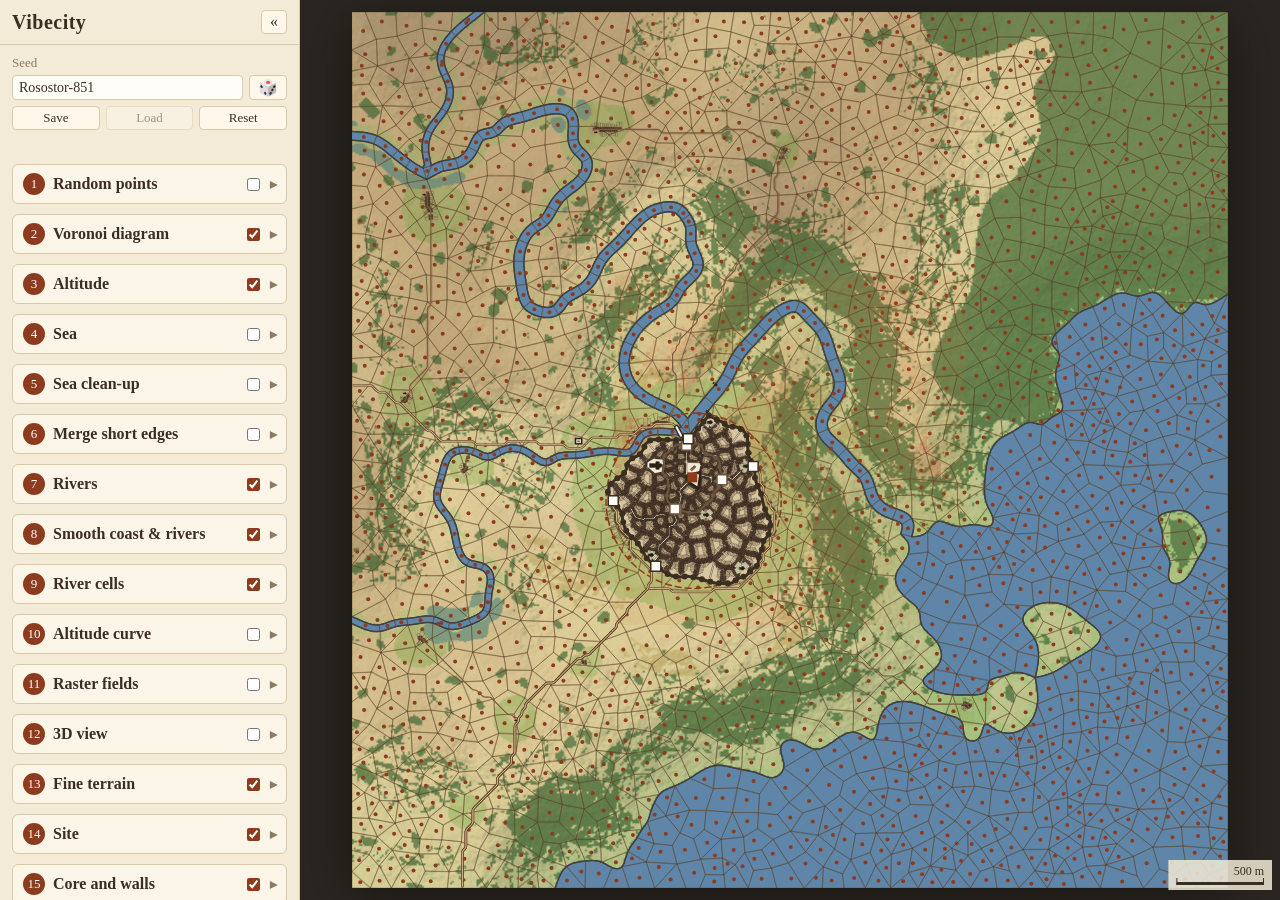
<file: index.html>
<!doctype html>
<html lang="en">
<head>
  <meta charset="utf-8">
  <meta name="viewport" content="width=device-width, initial-scale=1">
  <title>Vibecity — Medieval City Generator</title>
  <link rel="stylesheet" href="css/style.css">
</head>
<body>
  <aside id="panel">
    <header class="panel-header">
      <h1>Vibecity</h1>
      <button id="panel-toggle" title="Collapse panel" aria-label="Collapse panel">&laquo;</button>
    </header>
    <div class="panel-body">
      <section class="seed-box">
        <label for="seed">Seed</label>
        <div class="seed-row">
          <input id="seed" type="text" spellcheck="false">
          <button id="seed-random" title="Random seed">&#x1F3B2;</button>
        </div>
        <div class="config-row">
          <button id="settings-save" title="Save current settings, seed included">Save</button>
          <button id="settings-load" title="Load saved settings">Load</button>
          <button id="settings-reset" title="Reset all settings to defaults (seed kept)">Reset</button>
        </div>
        <div id="config-msg" role="status"></div>
      </section>
      <ol id="steps"></ol>
      <div id="status"></div>
    </div>
  </aside>
  <main id="stage">
    <canvas id="map" title="Wheel or pinch: zoom, drag: pan, double-click: fit"></canvas>
    <canvas id="map3d" style="display: none"></canvas>
  </main>

  <script src="js/rng.js"></script>
  <script src="js/noise.js"></script>
  <script src="js/units.js"></script>
  <script src="js/fields.js"></script>
  <script src="js/pen.js"></script>
  <script src="js/names.js"></script>
  <script src="js/steps/points.js"></script>
  <script src="js/steps/voronoi.js"></script>
  <script src="js/steps/altitude.js"></script>
  <script src="js/steps/sea.js"></script>
  <script src="js/steps/seacleanup.js"></script>
  <script src="js/steps/shortedges.js"></script>
  <script src="js/steps/rivers.js"></script>
  <script src="js/steps/coast.js"></script>
  <script src="js/steps/rivercells.js"></script>
  <script src="js/steps/relief.js"></script>
  <script src="js/steps/fields.js"></script>
  <script src="js/steps/view3d.js"></script>
  <script src="js/steps/terrain.js"></script>
  <script src="js/steps/site.js"></script>
  <script src="js/steps/walls.js"></script>
  <script src="js/steps/roads.js"></script>
  <script src="js/steps/blocks.js"></script>
  <script src="js/steps/lots.js"></script>
  <script src="js/steps/buildings.js"></script>
  <script src="js/steps/monuments.js"></script>
  <script src="js/steps/faubourgs.js"></script>
  <script src="js/steps/villages.js"></script>
  <script src="js/steps/landuse.js"></script>
  <script src="js/steps/render.js"></script>
  <script src="js/app.js"></script>
</body>
</html>
</file>
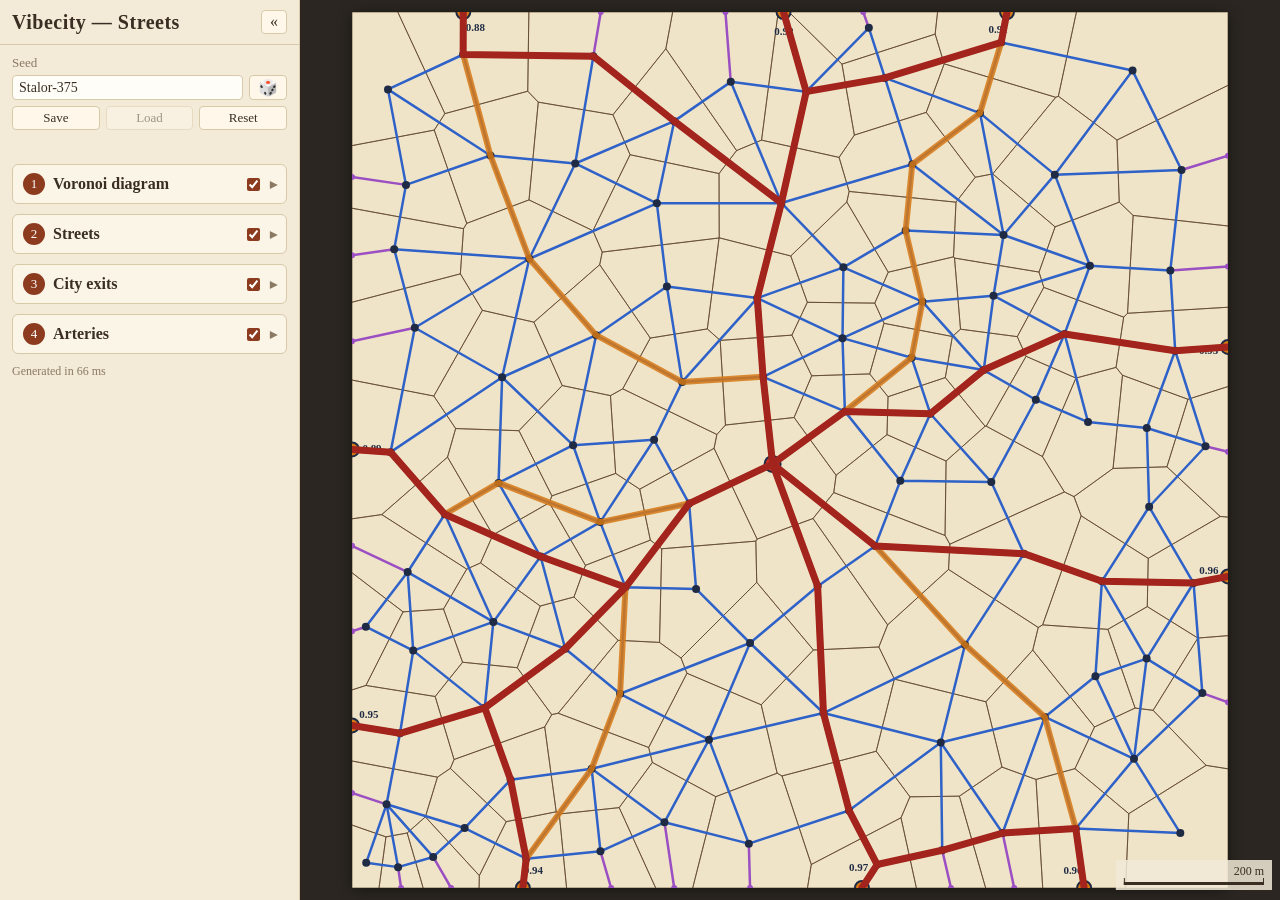
<file: rues.html>
<!doctype html>
<html lang="en">
<head>
  <meta charset="utf-8">
  <meta name="viewport" content="width=device-width, initial-scale=1">
  <title>Vibecity Streets</title>
  <link rel="stylesheet" href="css/style.css">
</head>
<body>
  <aside id="panel">
    <header class="panel-header">
      <h1>Vibecity — Streets</h1>
      <button id="panel-toggle" title="Collapse panel" aria-label="Collapse panel">&laquo;</button>
    </header>
    <div class="panel-body">
      <section class="seed-box">
        <label for="seed">Seed</label>
        <div class="seed-row">
          <input id="seed" type="text" spellcheck="false">
          <button id="seed-random" title="Random seed">&#x1F3B2;</button>
        </div>
        <div class="config-row">
          <button id="settings-save" title="Save current settings, seed included">Save</button>
          <button id="settings-load" title="Load saved settings">Load</button>
          <button id="settings-reset" title="Reset all settings to defaults (seed kept)">Reset</button>
        </div>
        <div id="config-msg" role="status"></div>
      </section>
      <ol id="steps"></ol>
      <div id="status"></div>
    </div>
  </aside>
  <main id="stage">
    <canvas id="map" title="Wheel or pinch: zoom, drag: pan, double-click: fit"></canvas>
    <canvas id="map3d" style="display: none"></canvas>
  </main>

  <script src="js/rng.js"></script>
  <script src="js/units.js"></script>
  <script src="js/steps/points.js"></script>
  <script src="js/steps/voronoi.js"></script>
  <script src="js/rues/voronoi.js"></script>
  <script src="js/rues/streets.js"></script>
  <script src="js/rues/exits.js"></script>
  <script src="js/rues/arteries.js"></script>
  <script src="js/rues/page.js"></script>
  <script src="js/app.js"></script>
</body>
</html>
</file>
<file: css/style.css>
:root {
  --panel-w: 300px;
  --bg: #2b2621;
  --panel-bg: #f3ead8;
  --ink: #3a2e22;
  --muted: #8a7a63;
  --accent: #8c3b1f;
  --line: #d8c9a8;
}

* { box-sizing: border-box; }

html, body {
  margin: 0;
  height: 100%;
  overflow: hidden;
  font-family: Georgia, "Times New Roman", serif;
  color: var(--ink);
  background: var(--bg);
}

body { display: flex; }

/* ---------- Panel ---------- */
#panel {
  width: var(--panel-w);
  flex: 0 0 auto;
  height: 100%;
  background: var(--panel-bg);
  border-right: 1px solid var(--line);
  display: flex;
  flex-direction: column;
  transition: width .2s ease;
}

#panel.collapsed { width: 40px; }
#panel.collapsed .panel-body,
#panel.collapsed h1 { display: none; }
#panel.collapsed .panel-header { justify-content: center; padding: 8px 0; }

.panel-header {
  display: flex;
  align-items: center;
  justify-content: space-between;
  padding: 10px 12px;
  border-bottom: 1px solid var(--line);
}

.panel-header h1 { margin: 0; font-size: 20px; letter-spacing: .5px; }

.panel-body { flex: 1; overflow-y: auto; padding: 10px 12px; }

button {
  font: inherit;
  cursor: pointer;
  background: #fff8ea;
  border: 1px solid var(--line);
  border-radius: 4px;
  color: var(--ink);
  padding: 2px 8px;
}
button:hover { border-color: var(--accent); }

.seed-box label { display: block; font-size: 13px; color: var(--muted); margin-bottom: 4px; }
.seed-row { display: flex; gap: 6px; }
.seed-row input { flex: 1; min-width: 0; }
.config-row { display: flex; gap: 6px; margin-top: 6px; }
.config-row button { flex: 1; font-size: 13px; padding: 3px 4px; }
button:disabled { opacity: .45; cursor: default; border-color: var(--line); }
#config-msg { min-height: 16px; margin-top: 4px; font-size: 12px; color: var(--accent); font-style: italic; }

input[type=text], input[type=number], select {
  font: inherit;
  font-size: 14px;
  padding: 3px 6px;
  border: 1px solid var(--line);
  border-radius: 4px;
  background: #fffdf7;
  color: var(--ink);
}

/* ---------- Steps ---------- */
#steps { list-style: none; margin: 14px 0 0; padding: 0; }

.step {
  border: 1px solid var(--line);
  border-radius: 6px;
  margin-bottom: 10px;
  background: #fbf5e8;
}

.step-head {
  display: flex;
  align-items: center;
  gap: 8px;
  padding: 8px 10px;
  cursor: pointer;
  user-select: none;
}

.step-num {
  flex: 0 0 auto;
  width: 22px; height: 22px;
  border-radius: 50%;
  background: var(--accent);
  color: #fff;
  font-size: 13px;
  display: flex; align-items: center; justify-content: center;
}

.step-title { flex: 1; font-weight: bold; }
.step-visible { margin: 0; accent-color: var(--accent); cursor: pointer; }
.step-caret { color: var(--muted); transition: transform .15s; }
.step.closed .step-caret { transform: rotate(-90deg); }
.step.closed .step-settings { display: none; }

.step-settings { padding: 4px 10px 10px; border-top: 1px dashed var(--line); }

.setting { margin-top: 8px; }
.setting label { display: flex; justify-content: space-between; font-size: 13px; color: var(--muted); margin-bottom: 3px; }
.setting label output { color: var(--ink); }
.setting input[type=range] { width: 100%; accent-color: var(--accent); }
.setting select, .setting input[type=number] { width: 100%; }
.toggles { display: flex; gap: 6px; }
.toggles label {
  flex: 1;
  display: flex; align-items: center; justify-content: center; gap: 4px;
  margin: 0;
  padding: 3px 0;
  border: 1px solid var(--line);
  border-radius: 4px;
  background: #fffdf7;
  color: var(--ink);
  font-size: 13px;
  cursor: pointer;
}
.toggles input { margin: 0; accent-color: var(--accent); }

.curve-editor { display: flex; flex-direction: column; align-items: flex-start; gap: 4px; }
.curve-editor canvas { border: 1px solid var(--line); border-radius: 4px; cursor: crosshair; touch-action: none; max-width: 100%; }
.curve-editor button { font-size: 12px; }

.step-info { margin-top: 8px; font-size: 12px; color: var(--muted); font-style: italic; }

#status { font-size: 12px; color: var(--muted); margin-top: 6px; }

/* ---------- Stage ---------- */
#stage {
  flex: 1;
  min-width: 0;
  height: 100%;
  display: flex;
  align-items: center;
  justify-content: center;
  padding: 12px;
}

#map3d {
  width: 100%;
  height: 100%;
  cursor: grab;
  touch-action: none;
  box-shadow: 0 4px 24px rgba(0,0,0,.45);
}

#map {
  display: block;
  width: 100%;
  height: 100%;
  cursor: grab;
  touch-action: none;
}
#map.dragging { cursor: grabbing; }

/* ---------- Narrow screens: panel on top, map below ---------- */
@media (max-width: 700px) {
  body { flex-direction: column; }
  #panel, #panel.collapsed { width: 100%; height: auto; max-height: 45%; border-right: 0; border-bottom: 1px solid var(--line); }
  #panel.collapsed .panel-header { justify-content: space-between; padding: 10px 12px; }
  #panel.collapsed h1 { display: block; }
  #stage { flex: 1; min-height: 0; height: auto; }
}
</file>
